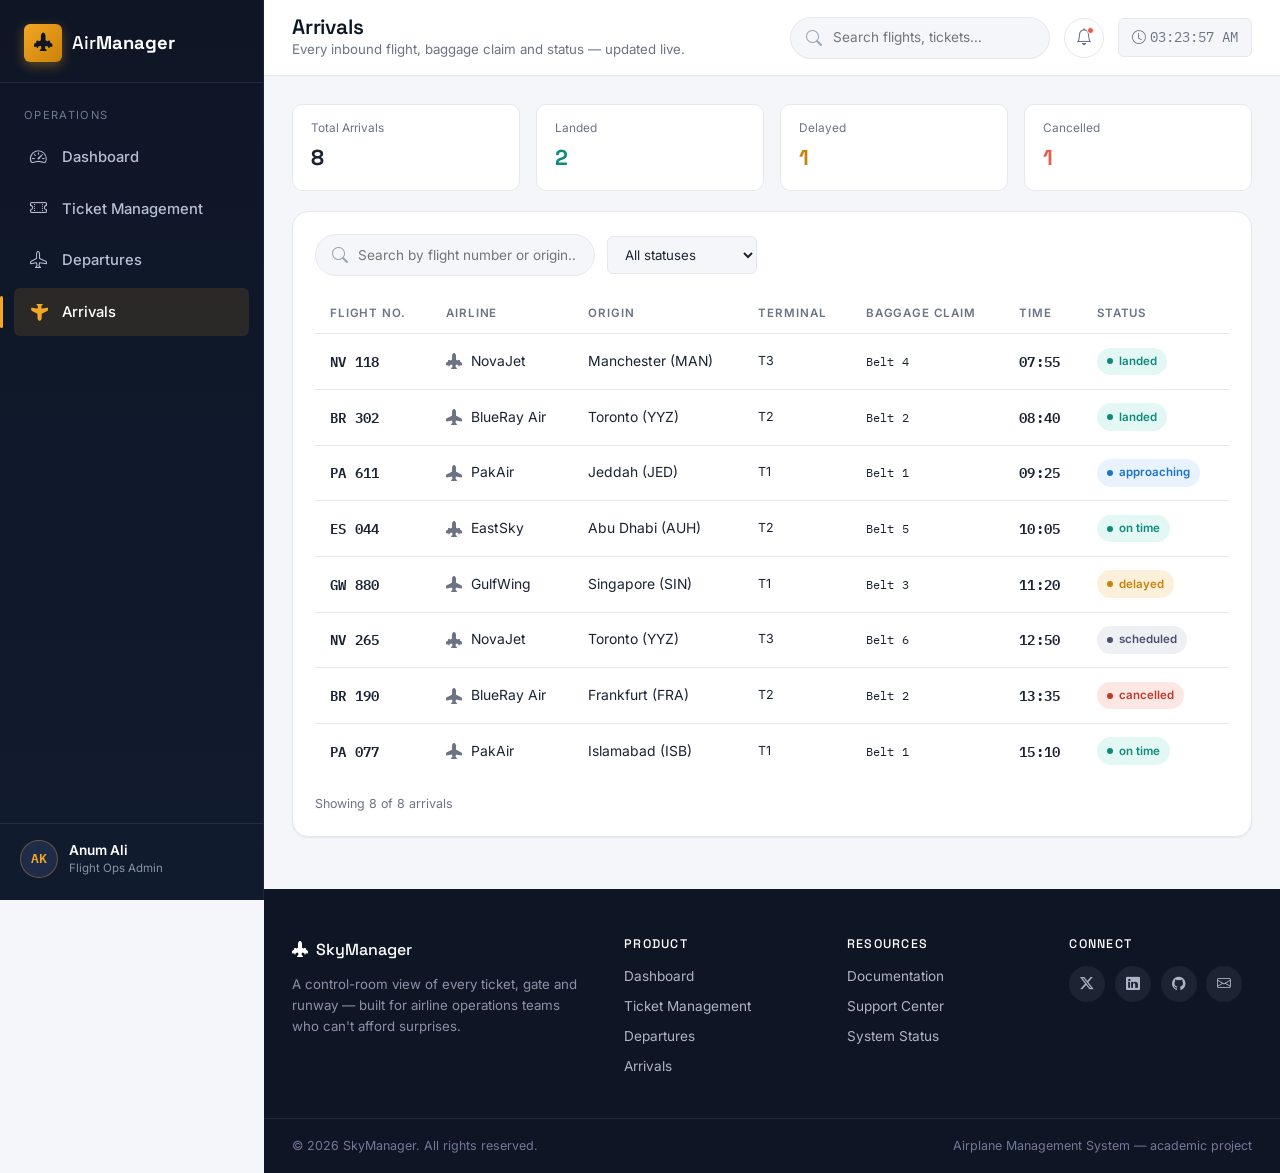
<file: arrivals.html>
<!DOCTYPE html>
<html lang="en">
<head>
<meta charset="UTF-8" />
<meta name="viewport" content="width=device-width, initial-scale=1.0" />
<title>Arrivals · AirManager</title>
<meta name="description" content="Live arrivals board — origins, baggage claims and status for every inbound flight." />
<link rel="icon" href="assets/favicon.svg" type="image/svg+xml" />

<link rel="preconnect" href="https://fonts.googleapis.com" />
<link href="https://fonts.googleapis.com/css2?family=Space+Grotesk:wght@500;600;700&family=Inter:wght@400;500;600;700&family=IBM+Plex+Mono:wght@400;500;600&display=swap" rel="stylesheet" />

<link href="https://cdn.jsdelivr.net/npm/bootstrap@5.3.3/dist/css/bootstrap.min.css" rel="stylesheet" />
<link href="https://cdn.jsdelivr.net/npm/bootstrap-icons@1.11.3/font/bootstrap-icons.css" rel="stylesheet" />
<link href="css/style.css" rel="stylesheet" />
</head>
<body>

<div class="app-shell">

  <aside class="sidebar" id="sidebar">
    <div class="sidebar-brand">
      <span class="brand-mark"><i class="bi bi-airplane-engines-fill"></i></span>
      <span class="brand-text">Air<strong>Manager</strong></span>
      <button class="sidebar-close ms-auto" id="sidebarCloseBtn" aria-label="Close menu"><i class="bi bi-x-lg"></i></button>
    </div>
    <nav class="sidebar-nav">
      <div class="sidebar-section-label">Operations</div>
      <a href="index.html" class="nav-link"><i class="bi bi-speedometer2"></i><span>Dashboard</span></a>
      <a href="tickets.html" class="nav-link"><i class="bi bi-ticket-perforated"></i><span>Ticket Management</span></a>
      <a href="departures.html" class="nav-link"><i class="bi bi-airplane"></i><span>Departures</span></a>
      <a href="arrivals.html" class="nav-link active"><i class="bi bi-airplane-fill" style="display:inline-block;transform:rotate(180deg)"></i><span>Arrivals</span></a>
    </nav>
    <div class="sidebar-footer">
      <div class="user-chip">
        <div class="avatar">AK</div>
        <div>
          <div class="user-name">Anum Ali</div>
          <div class="user-role">Flight Ops Admin</div>
        </div>
      </div>
    </div>
  </aside>
  <div class="sidebar-backdrop" id="sidebarBackdrop"></div>

  <div class="main-area">

    <header class="topbar">
      <button class="sidebar-toggle" id="sidebarToggle" aria-label="Open menu"><i class="bi bi-list"></i></button>
      <div class="topbar-title">
        <h1>Arrivals</h1>
        <p>Every inbound flight, baggage claim and status — updated live.</p>
      </div>
      <div class="topbar-actions">
        <div class="search-box">
          <i class="bi bi-search"></i>
          <input type="text" placeholder="Search flights, tickets…" aria-label="Search" />
        </div>
        <button class="icon-btn" aria-label="Notifications"><i class="bi bi-bell"></i><span class="dot"></span></button>
        <div class="topbar-clock" id="liveClock"></div>
      </div>
    </header>

    <main class="content">

      <div class="mini-stat-row">
        <div class="mini-stat">
          <div class="mini-label">Total Arrivals</div>
          <div class="mini-value" id="arrTotal">--</div>
        </div>
        <div class="mini-stat">
          <div class="mini-label">Landed</div>
          <div class="mini-value" style="color:#0e8a7c" id="arrLanded">--</div>
        </div>
        <div class="mini-stat">
          <div class="mini-label">Delayed</div>
          <div class="mini-value" style="color:var(--amber-dark)" id="arrDelayed">--</div>
        </div>
        <div class="mini-stat">
          <div class="mini-label">Cancelled</div>
          <div class="mini-value" style="color:var(--coral)" id="arrCancelled">--</div>
        </div>
      </div>

      <div class="section-card mb-4">

        <div class="toolbar">
          <div class="search-box">
            <i class="bi bi-search"></i>
            <input type="text" id="arrSearch" placeholder="Search by flight number or origin…" aria-label="Search arrivals" />
          </div>
          <select id="arrFilterStatus" aria-label="Filter by status">
            <option value="">All statuses</option>
            <option value="on time">On time</option>
            <option value="approaching">Approaching</option>
            <option value="scheduled">Scheduled</option>
            <option value="landed">Landed</option>
            <option value="delayed">Delayed</option>
            <option value="cancelled">Cancelled</option>
          </select>
        </div>

        <div class="table-responsive-wrap">
          <table class="data-table">
            <thead>
              <tr>
                <th>Flight No.</th>
                <th>Airline</th>
                <th>Origin</th>
                <th>Terminal</th>
                <th>Baggage Claim</th>
                <th>Time</th>
                <th>Status</th>
              </tr>
            </thead>
            <tbody id="arrivalsBody"></tbody>
          </table>
        </div>
        <div class="cell-sub mt-3" id="arrCount"></div>
      </div>

    </main>

    <footer class="app-footer">
      <div class="footer-grid">
        <div>
          <div class="brand-text small"><i class="bi bi-airplane-engines-fill"></i> SkyManager</div>
          <p>A control-room view of every ticket, gate and runway — built for airline operations teams who can't afford surprises.</p>
        </div>
        <div>
          <h6>Product</h6>
          <a href="index.html">Dashboard</a>
          <a href="tickets.html">Ticket Management</a>
          <a href="departures.html">Departures</a>
          <a href="arrivals.html">Arrivals</a>
        </div>
        <div>
          <h6>Resources</h6>
          <a href="#">Documentation</a>
          <a href="#">Support Center</a>
          <a href="#">System Status</a>
        </div>
        <div>
          <h6>Connect</h6>
          <div class="social-row">
            <a href="#" aria-label="X / Twitter"><i class="bi bi-twitter-x"></i></a>
            <a href="#" aria-label="LinkedIn"><i class="bi bi-linkedin"></i></a>
            <a href="#" aria-label="GitHub"><i class="bi bi-github"></i></a>
            <a href="#" aria-label="Email"><i class="bi bi-envelope"></i></a>
          </div>
        </div>
      </div>
      <div class="footer-bottom">
        <span>© 2026 SkyManager. All rights reserved.</span>
        <span>Airplane Management System — academic project</span>
      </div>
    </footer>

  </div>
</div>

<script src="https://cdn.jsdelivr.net/npm/bootstrap@5.3.3/dist/js/bootstrap.bundle.min.js"></script>
<script src="js/data.js"></script>
<script src="js/main.js"></script>
<script src="js/arrivals.js"></script>
</body>
</html>
</file>
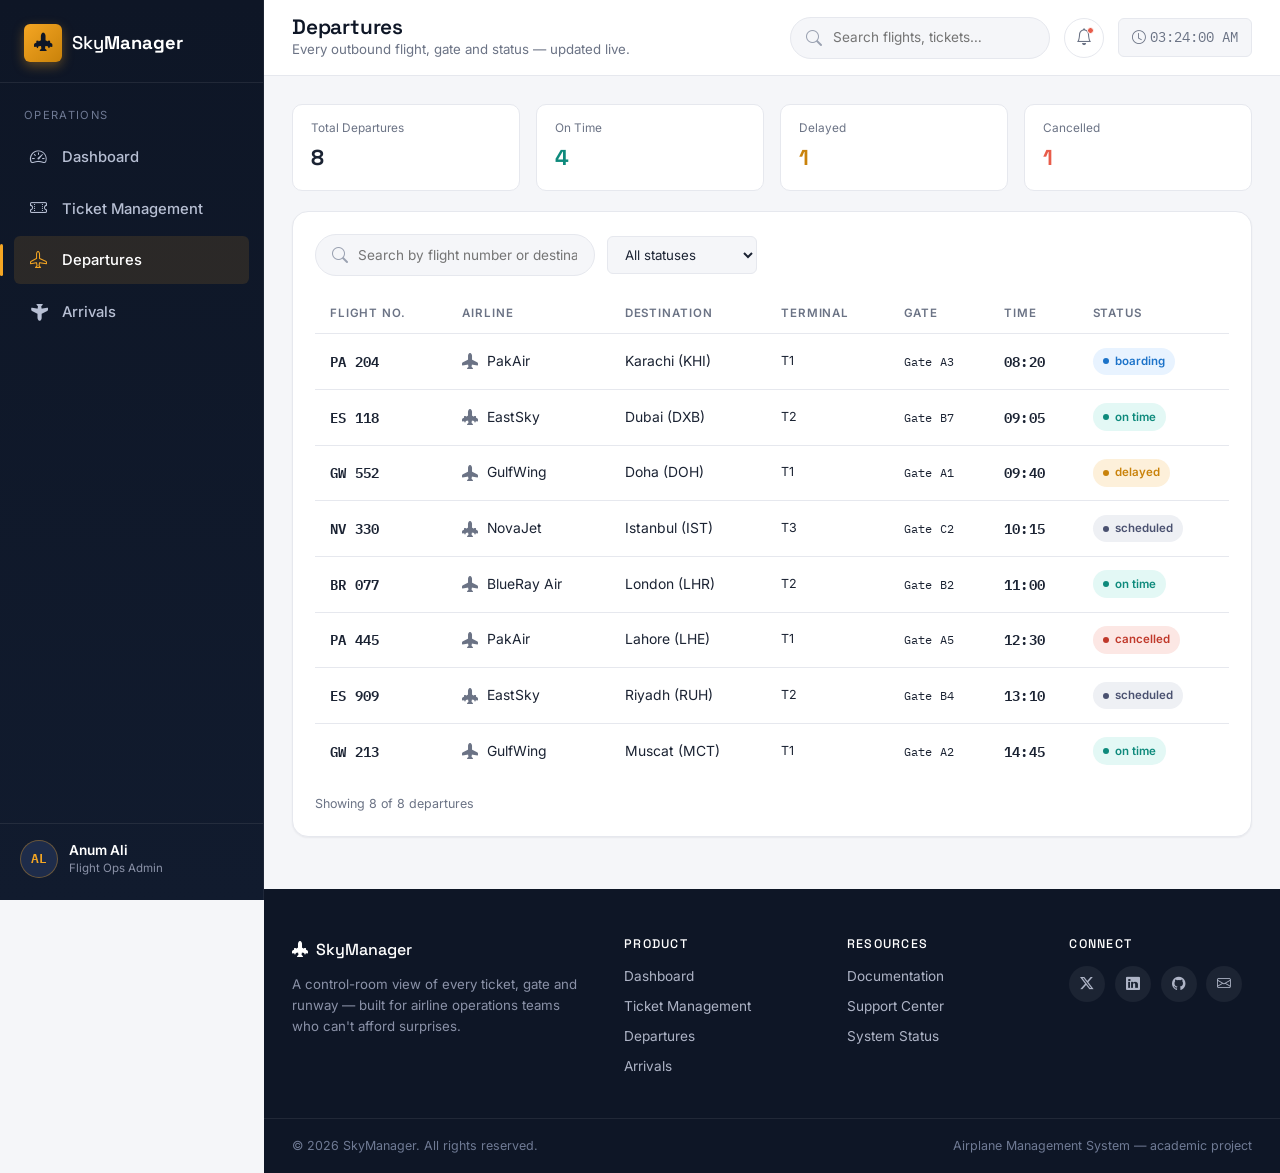
<file: departures.html>
<!DOCTYPE html>
<html lang="en">
<head>
<meta charset="UTF-8" />
<meta name="viewport" content="width=device-width, initial-scale=1.0" />
<title>Departures · AirManager</title>
<meta name="description" content="Live departures board — gates, scheduled times and status for every outbound flight." />
<link rel="icon" href="assets/favicon.svg" type="image/svg+xml" />

<link rel="preconnect" href="https://fonts.googleapis.com" />
<link href="https://fonts.googleapis.com/css2?family=Space+Grotesk:wght@500;600;700&family=Inter:wght@400;500;600;700&family=IBM+Plex+Mono:wght@400;500;600&display=swap" rel="stylesheet" />

<link href="https://cdn.jsdelivr.net/npm/bootstrap@5.3.3/dist/css/bootstrap.min.css" rel="stylesheet" />
<link href="https://cdn.jsdelivr.net/npm/bootstrap-icons@1.11.3/font/bootstrap-icons.css" rel="stylesheet" />
<link href="css/style.css" rel="stylesheet" />
</head>
<body>

<div class="app-shell">

  <aside class="sidebar" id="sidebar">
    <div class="sidebar-brand">
      <span class="brand-mark"><i class="bi bi-airplane-engines-fill"></i></span>
      <span class="brand-text">Sky<strong>Manager</strong></span>
      <button class="sidebar-close ms-auto" id="sidebarCloseBtn" aria-label="Close menu"><i class="bi bi-x-lg"></i></button>
    </div>
    <nav class="sidebar-nav">
      <div class="sidebar-section-label">Operations</div>
      <a href="index.html" class="nav-link"><i class="bi bi-speedometer2"></i><span>Dashboard</span></a>
      <a href="tickets.html" class="nav-link"><i class="bi bi-ticket-perforated"></i><span>Ticket Management</span></a>
      <a href="departures.html" class="nav-link active"><i class="bi bi-airplane"></i><span>Departures</span></a>
      <a href="arrivals.html" class="nav-link"><i class="bi bi-airplane-fill" style="display:inline-block;transform:rotate(180deg)"></i><span>Arrivals</span></a>
    </nav>
    <div class="sidebar-footer">
      <div class="user-chip">
        <div class="avatar">AL</div>
        <div>
          <div class="user-name">Anum Ali</div>
          <div class="user-role">Flight Ops Admin</div>
        </div>
      </div>
    </div>
  </aside>
  <div class="sidebar-backdrop" id="sidebarBackdrop"></div>

  <div class="main-area">

    <header class="topbar">
      <button class="sidebar-toggle" id="sidebarToggle" aria-label="Open menu"><i class="bi bi-list"></i></button>
      <div class="topbar-title">
        <h1>Departures</h1>
        <p>Every outbound flight, gate and status — updated live.</p>
      </div>
      <div class="topbar-actions">
        <div class="search-box">
          <i class="bi bi-search"></i>
          <input type="text" placeholder="Search flights, tickets…" aria-label="Search" />
        </div>
        <button class="icon-btn" aria-label="Notifications"><i class="bi bi-bell"></i><span class="dot"></span></button>
        <div class="topbar-clock" id="liveClock"></div>
      </div>
    </header>

    <main class="content">

      <div class="mini-stat-row">
        <div class="mini-stat">
          <div class="mini-label">Total Departures</div>
          <div class="mini-value" id="depTotal">--</div>
        </div>
        <div class="mini-stat">
          <div class="mini-label">On Time</div>
          <div class="mini-value" style="color:#0e8a7c" id="depOnTime">--</div>
        </div>
        <div class="mini-stat">
          <div class="mini-label">Delayed</div>
          <div class="mini-value" style="color:var(--amber-dark)" id="depDelayed">--</div>
        </div>
        <div class="mini-stat">
          <div class="mini-label">Cancelled</div>
          <div class="mini-value" style="color:var(--coral)" id="depCancelled">--</div>
        </div>
      </div>

      <div class="section-card mb-4">

        <div class="toolbar">
          <div class="search-box">
            <i class="bi bi-search"></i>
            <input type="text" id="depSearch" placeholder="Search by flight number or destination…" aria-label="Search departures" />
          </div>
          <select id="depFilterStatus" aria-label="Filter by status">
            <option value="">All statuses</option>
            <option value="on time">On time</option>
            <option value="boarding">Boarding</option>
            <option value="scheduled">Scheduled</option>
            <option value="delayed">Delayed</option>
            <option value="cancelled">Cancelled</option>
          </select>
        </div>

        <div class="table-responsive-wrap">
          <table class="data-table">
            <thead>
              <tr>
                <th>Flight No.</th>
                <th>Airline</th>
                <th>Destination</th>
                <th>Terminal</th>
                <th>Gate</th>
                <th>Time</th>
                <th>Status</th>
              </tr>
            </thead>
            <tbody id="departuresBody"></tbody>
          </table>
        </div>
        <div class="cell-sub mt-3" id="depCount"></div>
      </div>

    </main>

    <footer class="app-footer">
      <div class="footer-grid">
        <div>
          <div class="brand-text small"><i class="bi bi-airplane-engines-fill"></i> SkyManager</div>
          <p>A control-room view of every ticket, gate and runway — built for airline operations teams who can't afford surprises.</p>
        </div>
        <div>
          <h6>Product</h6>
          <a href="index.html">Dashboard</a>
          <a href="tickets.html">Ticket Management</a>
          <a href="departures.html">Departures</a>
          <a href="arrivals.html">Arrivals</a>
        </div>
        <div>
          <h6>Resources</h6>
          <a href="#">Documentation</a>
          <a href="#">Support Center</a>
          <a href="#">System Status</a>
        </div>
        <div>
          <h6>Connect</h6>
          <div class="social-row">
            <a href="#" aria-label="X / Twitter"><i class="bi bi-twitter-x"></i></a>
            <a href="#" aria-label="LinkedIn"><i class="bi bi-linkedin"></i></a>
            <a href="#" aria-label="GitHub"><i class="bi bi-github"></i></a>
            <a href="#" aria-label="Email"><i class="bi bi-envelope"></i></a>
          </div>
        </div>
      </div>
      <div class="footer-bottom">
        <span>© 2026 SkyManager. All rights reserved.</span>
        <span>Airplane Management System — academic project</span>
      </div>
    </footer>

  </div>
</div>

<script src="https://cdn.jsdelivr.net/npm/bootstrap@5.3.3/dist/js/bootstrap.bundle.min.js"></script>
<script src="js/data.js"></script>
<script src="js/main.js"></script>
<script src="js/departures.js"></script>
</body>
</html>
</file>
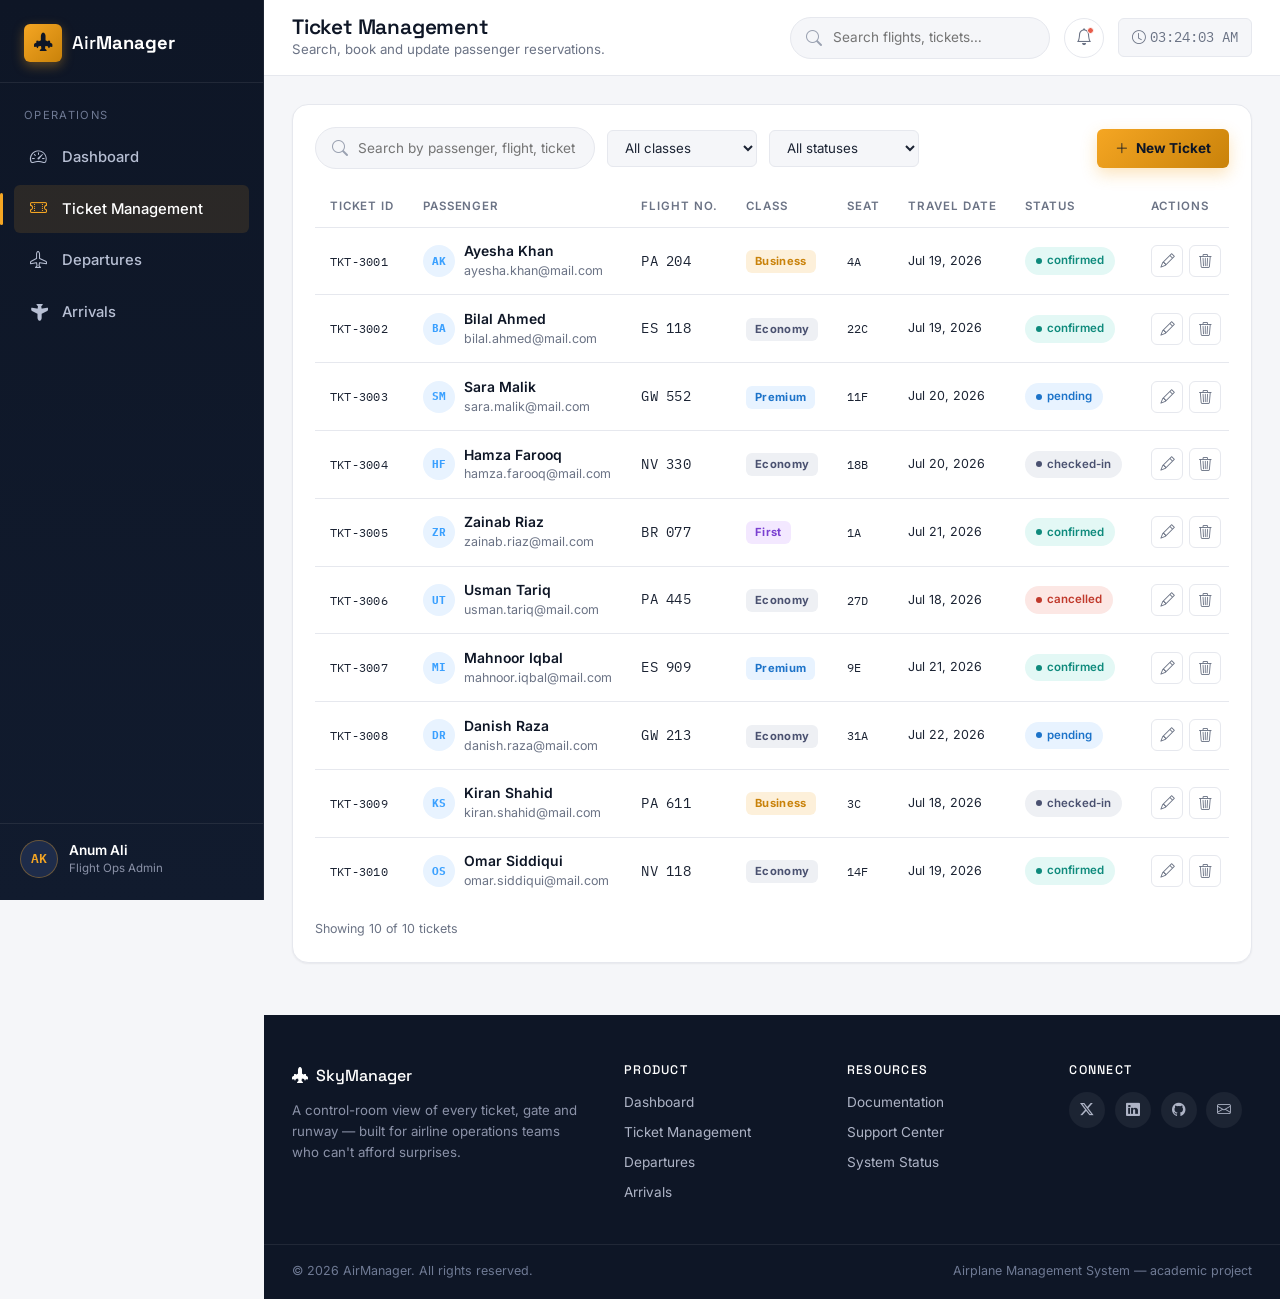
<file: tickets.html>
<!DOCTYPE html>
<html lang="en">
<head>
<meta charset="UTF-8" />
<meta name="viewport" content="width=device-width, initial-scale=1.0" />
<title>Ticket Management · AirManager</title>
<meta name="description" content="Manage passenger tickets — search, filter, book and update reservations." />
<link rel="icon" href="assets/favicon.svg" type="image/svg+xml" />

<link rel="preconnect" href="https://fonts.googleapis.com" />
<link href="https://fonts.googleapis.com/css2?family=Space+Grotesk:wght@500;600;700&family=Inter:wght@400;500;600;700&family=IBM+Plex+Mono:wght@400;500;600&display=swap" rel="stylesheet" />

<link href="https://cdn.jsdelivr.net/npm/bootstrap@5.3.3/dist/css/bootstrap.min.css" rel="stylesheet" />
<link href="https://cdn.jsdelivr.net/npm/bootstrap-icons@1.11.3/font/bootstrap-icons.css" rel="stylesheet" />
<link href="css/style.css" rel="stylesheet" />
</head>
<body>

<div class="app-shell">

  <aside class="sidebar" id="sidebar">
    <div class="sidebar-brand">
      <span class="brand-mark"><i class="bi bi-airplane-engines-fill"></i></span>
      <span class="brand-text">Air<strong>Manager</strong></span>
      <button class="sidebar-close ms-auto" id="sidebarCloseBtn" aria-label="Close menu"><i class="bi bi-x-lg"></i></button>
    </div>
    <nav class="sidebar-nav">
      <div class="sidebar-section-label">Operations</div>
      <a href="index.html" class="nav-link"><i class="bi bi-speedometer2"></i><span>Dashboard</span></a>
      <a href="tickets.html" class="nav-link active"><i class="bi bi-ticket-perforated"></i><span>Ticket Management</span></a>
      <a href="departures.html" class="nav-link"><i class="bi bi-airplane"></i><span>Departures</span></a>
      <a href="arrivals.html" class="nav-link"><i class="bi bi-airplane-fill" style="display:inline-block;transform:rotate(180deg)"></i><span>Arrivals</span></a>
    </nav>
    <div class="sidebar-footer">
      <div class="user-chip">
        <div class="avatar">AK</div>
        <div>
          <div class="user-name">Anum Ali</div>
          <div class="user-role">Flight Ops Admin</div>
        </div>
      </div>
    </div>
  </aside>
  <div class="sidebar-backdrop" id="sidebarBackdrop"></div>

  <div class="main-area">

    <header class="topbar">
      <button class="sidebar-toggle" id="sidebarToggle" aria-label="Open menu"><i class="bi bi-list"></i></button>
      <div class="topbar-title">
        <h1>Ticket Management</h1>
        <p>Search, book and update passenger reservations.</p>
      </div>
      <div class="topbar-actions">
        <div class="search-box">
          <i class="bi bi-search"></i>
          <input type="text" placeholder="Search flights, tickets…" aria-label="Search" />
        </div>
        <button class="icon-btn" aria-label="Notifications"><i class="bi bi-bell"></i><span class="dot"></span></button>
        <div class="topbar-clock" id="liveClock"></div>
      </div>
    </header>

    <main class="content">

      <div class="section-card mb-4">

        <div class="toolbar">
          <div class="search-box">
            <i class="bi bi-search"></i>
            <input type="text" id="ticketSearch" placeholder="Search by passenger, flight, ticket ID…" aria-label="Search tickets" />
          </div>
          <select id="filterClass" aria-label="Filter by class">
            <option value="">All classes</option>
            <option value="economy">Economy</option>
            <option value="premium">Premium</option>
            <option value="business">Business</option>
            <option value="first">First</option>
          </select>
          <select id="filterStatus" aria-label="Filter by status">
            <option value="">All statuses</option>
            <option value="confirmed">Confirmed</option>
            <option value="pending">Pending</option>
            <option value="checked-in">Checked-in</option>
            <option value="cancelled">Cancelled</option>
          </select>
          <button class="btn-amber" data-bs-toggle="modal" data-bs-target="#ticketModal" id="newTicketBtn">
            <i class="bi bi-plus-lg"></i><span class="btn-text">New Ticket</span>
          </button>
        </div>

        <div class="table-responsive-wrap">
          <table class="data-table">
            <thead>
              <tr>
                <th>Ticket ID</th>
                <th>Passenger</th>
                <th>Flight No.</th>
                <th>Class</th>
                <th>Seat</th>
                <th>Travel Date</th>
                <th>Status</th>
                <th>Actions</th>
              </tr>
            </thead>
            <tbody id="ticketsBody"></tbody>
          </table>
        </div>
        <div class="cell-sub mt-3" id="ticketCount"></div>
      </div>

    </main>

    <footer class="app-footer">
      <div class="footer-grid">
        <div>
          <div class="brand-text small"><i class="bi bi-airplane-engines-fill"></i> SkyManager</div>
          <p>A control-room view of every ticket, gate and runway — built for airline operations teams who can't afford surprises.</p>
        </div>
        <div>
          <h6>Product</h6>
          <a href="index.html">Dashboard</a>
          <a href="tickets.html">Ticket Management</a>
          <a href="departures.html">Departures</a>
          <a href="arrivals.html">Arrivals</a>
        </div>
        <div>
          <h6>Resources</h6>
          <a href="#">Documentation</a>
          <a href="#">Support Center</a>
          <a href="#">System Status</a>
        </div>
        <div>
          <h6>Connect</h6>
          <div class="social-row">
            <a href="#" aria-label="X / Twitter"><i class="bi bi-twitter-x"></i></a>
            <a href="#" aria-label="LinkedIn"><i class="bi bi-linkedin"></i></a>
            <a href="#" aria-label="GitHub"><i class="bi bi-github"></i></a>
            <a href="#" aria-label="Email"><i class="bi bi-envelope"></i></a>
          </div>
        </div>
      </div>
      <div class="footer-bottom">
        <span>© 2026 AirManager. All rights reserved.</span>
        <span>Airplane Management System — academic project</span>
      </div>
    </footer>

  </div>
</div>

<!-- ============================= Ticket modal ============================= -->
<div class="modal fade" id="ticketModal" tabindex="-1" aria-labelledby="ticketModalLabel" aria-hidden="true">
  <div class="modal-dialog modal-dialog-centered">
    <div class="modal-content">
      <div class="modal-header">
        <h5 class="modal-title" id="ticketModalLabel">New Ticket</h5>
        <button type="button" class="btn-close" data-bs-dismiss="modal" aria-label="Close"></button>
      </div>
      <form id="ticketForm">
        <div class="modal-body">
          <input type="hidden" id="ticketId" />
          <div class="row g-3">
            <div class="col-12">
              <label class="form-label" for="passengerName">Passenger name</label>
              <input type="text" class="form-control" id="passengerName" placeholder="e.g. Ahmed Raza" required />
            </div>
            <div class="col-12">
              <label class="form-label" for="passengerEmail">Email</label>
              <input type="email" class="form-control" id="passengerEmail" placeholder="name@example.com" required />
            </div>
            <div class="col-6">
              <label class="form-label" for="flightNo">Flight number</label>
              <input type="text" class="form-control mono" id="flightNo" placeholder="e.g. PA 204" required />
            </div>
            <div class="col-6">
              <label class="form-label" for="seat">Seat</label>
              <input type="text" class="form-control mono" id="seat" placeholder="e.g. 12A" required />
            </div>
            <div class="col-6">
              <label class="form-label" for="cls">Class</label>
              <select class="form-select" id="cls" required>
                <option value="economy">Economy</option>
                <option value="premium">Premium</option>
                <option value="business">Business</option>
                <option value="first">First</option>
              </select>
            </div>
            <div class="col-6">
              <label class="form-label" for="travelDate">Travel date</label>
              <input type="date" class="form-control" id="travelDate" required />
            </div>
            <div class="col-12">
              <label class="form-label" for="status">Status</label>
              <select class="form-select" id="status" required>
                <option value="pending">Pending</option>
                <option value="confirmed">Confirmed</option>
                <option value="checked-in">Checked-in</option>
                <option value="cancelled">Cancelled</option>
              </select>
            </div>
          </div>
        </div>
        <div class="modal-footer">
          <button type="button" class="btn btn-light" data-bs-dismiss="modal">Cancel</button>
          <button type="submit" class="btn-amber"><i class="bi bi-check2"></i><span class="btn-text" id="ticketSubmitLabel">Save ticket</span></button>
        </div>
      </form>
    </div>
  </div>
</div>

<script src="https://cdn.jsdelivr.net/npm/bootstrap@5.3.3/dist/js/bootstrap.bundle.min.js"></script>
<script src="js/data.js"></script>
<script src="js/main.js"></script>
<script src="js/tickets.js"></script>
</body>
</html>
</file>
<file: css/style.css>
/* =========================================================================
   SkyManager — Airplane Management System
   Design tokens + component styles
   ========================================================================= */

:root {
  /* Color */
  --ink-950: #0e1626;
  --ink-900: #111b2e;
  --ink-800: #16213a;
  --ink-700: #1e2c4a;
  --ink-600: #2a3b5e;

  --amber: #f5a623;
  --amber-dark: #c9820a;
  --amber-soft: #fdf0da;

  --teal: #17b8a6;
  --teal-soft: #e3f8f5;

  --coral: #e85c4a;
  --coral-soft: #fce7e4;

  --sky: #3aa0ff;
  --sky-soft: #e8f3ff;

  --slate-soft: #eef0f4;

  --bg: #f5f6f9;
  --surface: #ffffff;
  --border: #e6e8ee;
  --text: #1b2333;
  --text-muted: #6b7385;
  --text-faint: #9aa1b1;

  /* Shape */
  --radius-sm: 6px;
  --radius: 10px;
  --radius-lg: 16px;
  --shadow-sm: 0 1px 2px rgba(14, 22, 38, 0.06);
  --shadow-md: 0 10px 24px -8px rgba(14, 22, 38, 0.14);
  --shadow-lg: 0 20px 40px -12px rgba(14, 22, 38, 0.22);

  /* Type */
  --font-display: "Space Grotesk", "Segoe UI", sans-serif;
  --font-body: "Inter", "Segoe UI", sans-serif;
  --font-mono: "IBM Plex Mono", "Courier New", monospace;

  --sidebar-w: 264px;
  --sidebar-w-collapsed: 84px;
  --topbar-h: 76px;
}

* { box-sizing: border-box; }

html, body {
  height: 100%;
}

body {
  font-family: var(--font-body);
  background: var(--bg);
  color: var(--text);
  -webkit-font-smoothing: antialiased;
}

h1, h2, h3, h4, h5, h6 {
  font-family: var(--font-display);
  color: var(--ink-950);
  letter-spacing: -0.01em;
}

a { text-decoration: none; color: inherit; }
button { font-family: inherit; }

.mono { font-family: var(--font-mono); letter-spacing: 0.02em; }

/* Visible keyboard focus everywhere */
a:focus-visible,
button:focus-visible,
input:focus-visible,
select:focus-visible {
  outline: 2px solid var(--sky);
  outline-offset: 2px;
}

@media (prefers-reduced-motion: reduce) {
  * { animation-duration: 0.001ms !important; transition-duration: 0.001ms !important; }
}

/* =========================================================================
   App shell
   ========================================================================= */

.app-shell {
  display: flex;
  min-height: 100vh;
}

/* -------------------------------- Sidebar ------------------------------ */

.sidebar {
  width: var(--sidebar-w);
  flex-shrink: 0;
  background: linear-gradient(180deg, var(--ink-950) 0%, var(--ink-900) 100%);
  color: #cfd6e6;
  display: flex;
  flex-direction: column;
  position: fixed;
  top: 0;
  left: 0;
  height: 100vh;
  z-index: 1040;
  transition: transform 0.25s ease;
  border-right: 1px solid rgba(255, 255, 255, 0.06);
}

.sidebar-brand {
  display: flex;
  align-items: center;
  gap: 0.65rem;
  padding: 1.5rem 1.5rem 1.25rem;
  border-bottom: 1px solid rgba(255, 255, 255, 0.08);
}

.brand-mark {
  width: 38px;
  height: 38px;
  border-radius: var(--radius-sm);
  background: linear-gradient(135deg, var(--amber) 0%, var(--amber-dark) 100%);
  display: flex;
  align-items: center;
  justify-content: center;
  color: var(--ink-950);
  font-size: 1.15rem;
  flex-shrink: 0;
  box-shadow: 0 4px 12px rgba(245, 166, 35, 0.35);
}

.brand-text {
  font-family: var(--font-display);
  font-size: 1.15rem;
  color: #fff;
  font-weight: 500;
}

.brand-text strong { font-weight: 700; }
.brand-text.small { font-size: 1rem; display: inline-flex; gap: 0.5rem; align-items: center; }

.sidebar-nav {
  flex: 1;
  padding: 1.25rem 0.9rem;
  overflow-y: auto;
}

.sidebar-section-label {
  font-size: 0.7rem;
  text-transform: uppercase;
  letter-spacing: 0.12em;
  color: #6f7a94;
  padding: 0 0.6rem;
  margin: 0.25rem 0 0.6rem;
}

.sidebar .nav-link {
  display: flex;
  align-items: center;
  gap: 0.85rem;
  padding: 0.72rem 0.9rem;
  border-radius: var(--radius-sm);
  color: #b7bfd3;
  font-size: 0.925rem;
  font-weight: 500;
  margin-bottom: 0.2rem;
  transition: background 0.15s ease, color 0.15s ease;
  position: relative;
}

.sidebar .nav-link i { font-size: 1.05rem; width: 20px; text-align: center; }

.sidebar .nav-link:hover {
  background: rgba(255, 255, 255, 0.06);
  color: #fff;
}

.sidebar .nav-link.active {
  background: rgba(245, 166, 35, 0.12);
  color: #fff;
}

.sidebar .nav-link.active::before {
  content: "";
  position: absolute;
  left: -0.9rem;
  top: 8px;
  bottom: 8px;
  width: 3px;
  border-radius: 2px;
  background: var(--amber);
}

.sidebar .nav-link.active i { color: var(--amber); }

.nav-badge {
  margin-left: auto;
  font-size: 0.68rem;
  font-family: var(--font-mono);
  background: rgba(255, 255, 255, 0.1);
  color: #cfd6e6;
  padding: 0.1rem 0.45rem;
  border-radius: 999px;
}

.sidebar-footer {
  padding: 1rem 1.25rem 1.4rem;
  border-top: 1px solid rgba(255, 255, 255, 0.08);
}

.user-chip { display: flex; align-items: center; gap: 0.7rem; }

.avatar {
  width: 38px;
  height: 38px;
  border-radius: 50%;
  background: var(--ink-700);
  color: var(--amber);
  display: flex;
  align-items: center;
  justify-content: center;
  font-family: var(--font-mono);
  font-size: 0.8rem;
  font-weight: 600;
  flex-shrink: 0;
  border: 1px solid rgba(245, 166, 35, 0.35);
}

.user-name { font-size: 0.85rem; color: #fff; font-weight: 600; }
.user-role { font-size: 0.72rem; color: #8b92a8; }

.sidebar-close { display: none; }

.sidebar-backdrop {
  display: none;
  position: fixed;
  inset: 0;
  background: rgba(14, 22, 38, 0.55);
  z-index: 1030;
}

/* -------------------------------- Main area ----------------------------- */

.main-area {
  margin-left: var(--sidebar-w);
  flex: 1;
  min-width: 0;
  display: flex;
  flex-direction: column;
}

.topbar {
  height: var(--topbar-h);
  background: var(--surface);
  border-bottom: 1px solid var(--border);
  display: flex;
  align-items: center;
  gap: 1.25rem;
  padding: 0 1.75rem;
  position: sticky;
  top: 0;
  z-index: 1010;
}

.sidebar-toggle {
  display: none;
  border: 1px solid var(--border);
  background: var(--surface);
  border-radius: var(--radius-sm);
  width: 40px;
  height: 40px;
  align-items: center;
  justify-content: center;
  font-size: 1.2rem;
  color: var(--text);
  flex-shrink: 0;
}

.topbar-title h1 {
  font-size: 1.3rem;
  margin: 0;
  font-weight: 600;
}

.topbar-title p {
  margin: 0;
  font-size: 0.83rem;
  color: var(--text-muted);
}

.topbar-actions {
  margin-left: auto;
  display: flex;
  align-items: center;
  gap: 0.9rem;
}

.search-box {
  display: flex;
  align-items: center;
  gap: 0.55rem;
  background: var(--bg);
  border: 1px solid var(--border);
  border-radius: 999px;
  padding: 0.5rem 0.95rem;
  width: 260px;
}

.search-box i { color: var(--text-faint); }

.search-box input {
  border: none;
  background: transparent;
  outline: none;
  font-size: 0.85rem;
  width: 100%;
  color: var(--text);
}

.icon-btn {
  position: relative;
  width: 40px;
  height: 40px;
  border-radius: 50%;
  border: 1px solid var(--border);
  background: var(--surface);
  display: flex;
  align-items: center;
  justify-content: center;
  color: var(--text-muted);
  font-size: 1.05rem;
  flex-shrink: 0;
}

.icon-btn .dot {
  position: absolute;
  top: 8px;
  right: 9px;
  width: 7px;
  height: 7px;
  border-radius: 50%;
  background: var(--coral);
  border: 1.5px solid var(--surface);
}

.topbar-clock {
  font-family: var(--font-mono);
  font-size: 0.85rem;
  color: var(--text-muted);
  background: var(--bg);
  border: 1px solid var(--border);
  padding: 0.5rem 0.8rem;
  border-radius: var(--radius-sm);
  white-space: nowrap;
}

.content {
  padding: 1.75rem;
  flex: 1;
}

/* =========================================================================
   Cards & stats
   ========================================================================= */

.card-plain {
  background: var(--surface);
  border: 1px solid var(--border);
  border-radius: var(--radius-lg);
  box-shadow: var(--shadow-sm);
}

.stat-card {
  background: var(--surface);
  border: 1px solid var(--border);
  border-radius: var(--radius-lg);
  padding: 1.25rem 1.35rem;
  box-shadow: var(--shadow-sm);
  display: flex;
  align-items: flex-start;
  justify-content: space-between;
  gap: 1rem;
  height: 100%;
  transition: transform 0.15s ease, box-shadow 0.15s ease;
}

.stat-card:hover {
  transform: translateY(-2px);
  box-shadow: var(--shadow-md);
}

.stat-card .stat-label {
  font-size: 0.78rem;
  color: var(--text-muted);
  font-weight: 500;
  margin-bottom: 0.4rem;
}

.stat-card .stat-value {
  font-family: var(--font-display);
  font-size: 1.85rem;
  font-weight: 700;
  color: var(--ink-950);
  line-height: 1;
}

.stat-card .stat-trend {
  font-size: 0.76rem;
  margin-top: 0.55rem;
  display: inline-flex;
  align-items: center;
  gap: 0.3rem;
  font-weight: 600;
}

.stat-trend.up { color: var(--teal); }
.stat-trend.down { color: var(--coral); }
.stat-trend.flat { color: var(--text-muted); }

.stat-icon {
  width: 46px;
  height: 46px;
  border-radius: var(--radius);
  display: flex;
  align-items: center;
  justify-content: center;
  font-size: 1.25rem;
  flex-shrink: 0;
}

.stat-icon.amber { background: var(--amber-soft); color: var(--amber-dark); }
.stat-icon.teal { background: var(--teal-soft); color: var(--teal); }
.stat-icon.sky { background: var(--sky-soft); color: var(--sky); }
.stat-icon.coral { background: var(--coral-soft); color: var(--coral); }

.section-card {
  background: var(--surface);
  border: 1px solid var(--border);
  border-radius: var(--radius-lg);
  box-shadow: var(--shadow-sm);
  padding: 1.4rem;
}

.section-card-head {
  display: flex;
  align-items: center;
  justify-content: space-between;
  gap: 1rem;
  margin-bottom: 1.1rem;
}

.section-card-head h2 {
  font-size: 1.05rem;
  font-weight: 600;
  margin: 0;
}

.section-card-head p {
  margin: 0.15rem 0 0;
  font-size: 0.8rem;
  color: var(--text-muted);
}

.link-more {
  font-size: 0.82rem;
  font-weight: 600;
  color: var(--sky);
  display: inline-flex;
  align-items: center;
  gap: 0.3rem;
}

/* =========================================================================
   Flap board — signature element (split-flap departure board)
   ========================================================================= */

.flap-board {
  background: var(--ink-950);
  border-radius: var(--radius-lg);
  padding: 1.1rem 1.1rem 0.4rem;
  box-shadow: var(--shadow-md);
  overflow-x: auto;
}

.flap-board-head {
  display: flex;
  align-items: center;
  justify-content: space-between;
  padding: 0 0.35rem 0.9rem;
}

.flap-board-head h2 {
  color: #fff;
  font-size: 1.02rem;
  margin: 0;
  display: flex;
  align-items: center;
  gap: 0.5rem;
}

.flap-board-head .live-dot {
  width: 8px;
  height: 8px;
  border-radius: 50%;
  background: var(--teal);
  box-shadow: 0 0 0 3px rgba(23, 184, 166, 0.25);
  display: inline-block;
}

.flap-board-head span.updated {
  color: #7f889f;
  font-size: 0.75rem;
  font-family: var(--font-mono);
}

.flap-row {
  display: grid;
  grid-template-columns: 90px 56px 1.6fr 90px 100px 130px;
  gap: 0.75rem;
  align-items: center;
  padding: 0.65rem 0.35rem;
  border-top: 1px solid rgba(255, 255, 255, 0.07);
  min-width: 640px;
}

.flap-row.flap-header {
  border-top: none;
  color: #6f7a94;
  font-size: 0.68rem;
  text-transform: uppercase;
  letter-spacing: 0.1em;
  padding-bottom: 0.5rem;
}

.flap-cell {
  font-family: var(--font-mono);
  color: var(--amber);
  font-size: 0.86rem;
  letter-spacing: 0.04em;
}

.flap-cell.dim { color: #b9c0d4; }
.flap-cell .flight-type-icon { color: #6f7a94; margin-right: 0.3rem; }

.flap-status {
  font-family: var(--font-mono);
  font-size: 0.72rem;
  padding: 0.24rem 0.55rem;
  border-radius: 4px;
  display: inline-block;
  text-transform: uppercase;
  letter-spacing: 0.06em;
  width: fit-content;
}

/* =========================================================================
   Tables
   ========================================================================= */

.table-responsive-wrap { overflow-x: auto; }

table.data-table {
  width: 100%;
  border-collapse: collapse;
  font-size: 0.87rem;
}

table.data-table thead th {
  text-align: left;
  font-size: 0.72rem;
  text-transform: uppercase;
  letter-spacing: 0.08em;
  color: var(--text-muted);
  font-weight: 600;
  padding: 0.7rem 0.9rem;
  border-bottom: 1px solid var(--border);
  white-space: nowrap;
}

table.data-table tbody td {
  padding: 0.85rem 0.9rem;
  border-bottom: 1px solid var(--border);
  vertical-align: middle;
  color: var(--text);
}

table.data-table tbody tr:last-child td { border-bottom: none; }
table.data-table tbody tr:hover { background: var(--bg); }

.cell-primary { font-weight: 600; color: var(--ink-950); }
.cell-sub { font-size: 0.78rem; color: var(--text-muted); }

.row-avatar {
  width: 32px;
  height: 32px;
  border-radius: 50%;
  background: var(--sky-soft);
  color: var(--sky);
  display: inline-flex;
  align-items: center;
  justify-content: center;
  font-size: 0.7rem;
  font-weight: 700;
  font-family: var(--font-mono);
  margin-right: 0.6rem;
  flex-shrink: 0;
}

.passenger-cell { display: flex; align-items: center; }

.airline-cell { display: flex; align-items: center; gap: 0.55rem; }
.airline-cell i { font-size: 1rem; color: var(--text-muted); }

/* Badges */
.badge-status {
  display: inline-flex;
  align-items: center;
  gap: 0.35rem;
  font-size: 0.72rem;
  font-weight: 600;
  padding: 0.32rem 0.65rem;
  border-radius: 999px;
  white-space: nowrap;
}

.badge-status::before {
  content: "";
  width: 6px;
  height: 6px;
  border-radius: 50%;
  background: currentColor;
}

.badge-ontime, .badge-confirmed, .badge-landed, .badge-active { background: var(--teal-soft); color: #0e8a7c; }
.badge-boarding, .badge-approaching, .badge-pending { background: var(--sky-soft); color: #1c73c9; }
.badge-delayed { background: var(--amber-soft); color: var(--amber-dark); }
.badge-cancelled, .badge-critical { background: var(--coral-soft); color: #c0392b; }
.badge-scheduled, .badge-departed, .badge-checkedin { background: var(--slate-soft); color: #4a5170; }

.badge-class {
  font-size: 0.7rem;
  font-weight: 700;
  padding: 0.28rem 0.55rem;
  border-radius: var(--radius-sm);
  letter-spacing: 0.03em;
}

.badge-class.economy { background: var(--slate-soft); color: #4a5170; }
.badge-class.premium { background: var(--sky-soft); color: #1c73c9; }
.badge-class.business { background: var(--amber-soft); color: var(--amber-dark); }
.badge-class.first { background: #f3e8ff; color: #7a3fd1; }

.row-actions { display: flex; gap: 0.4rem; }

.action-btn {
  width: 32px;
  height: 32px;
  border-radius: var(--radius-sm);
  border: 1px solid var(--border);
  background: var(--surface);
  color: var(--text-muted);
  display: inline-flex;
  align-items: center;
  justify-content: center;
  font-size: 0.9rem;
  transition: all 0.15s ease;
}

.action-btn:hover { background: var(--bg); color: var(--text); }
.action-btn.danger:hover { background: var(--coral-soft); color: var(--coral); border-color: transparent; }
.action-btn.edit:hover { background: var(--sky-soft); color: var(--sky); border-color: transparent; }

.empty-row td {
  text-align: center;
  padding: 2.5rem 1rem !important;
  color: var(--text-muted);
}

/* =========================================================================
   Toolbar (filters)
   ========================================================================= */

.toolbar {
  display: flex;
  flex-wrap: wrap;
  gap: 0.75rem;
  align-items: center;
  margin-bottom: 1.1rem;
}

.toolbar .search-box { width: 280px; }

.toolbar select {
  border: 1px solid var(--border);
  background: var(--bg);
  border-radius: var(--radius-sm);
  padding: 0.55rem 0.8rem;
  font-size: 0.83rem;
  color: var(--text);
  min-width: 150px;
}

.btn-amber {
  background: linear-gradient(135deg, var(--amber) 0%, var(--amber-dark) 100%);
  color: var(--ink-950);
  border: none;
  border-radius: var(--radius-sm);
  padding: 0.6rem 1.1rem;
  font-weight: 700;
  font-size: 0.85rem;
  display: inline-flex;
  align-items: center;
  gap: 0.45rem;
  box-shadow: 0 6px 16px rgba(245, 166, 35, 0.3);
  margin-left: auto;
}

.btn-amber:hover { filter: brightness(1.04); }

.mini-stat-row { display: grid; grid-template-columns: repeat(4, 1fr); gap: 1rem; margin-bottom: 1.25rem; }

.mini-stat {
  background: var(--surface);
  border: 1px solid var(--border);
  border-radius: var(--radius);
  padding: 0.95rem 1.1rem;
}

.mini-stat .mini-label { font-size: 0.74rem; color: var(--text-muted); margin-bottom: 0.25rem; }
.mini-stat .mini-value { font-family: var(--font-display); font-size: 1.35rem; font-weight: 700; }

/* =========================================================================
   Modal tweaks
   ========================================================================= */

.modal-content { border-radius: var(--radius-lg); border: none; }
.modal-header { border-bottom: 1px solid var(--border); padding: 1.2rem 1.4rem; }
.modal-header .modal-title { font-family: var(--font-display); font-weight: 600; }
.modal-body { padding: 1.4rem; }
.modal-footer { border-top: 1px solid var(--border); padding: 1rem 1.4rem; }

.form-label { font-size: 0.8rem; font-weight: 600; color: var(--text); margin-bottom: 0.35rem; }
.form-control, .form-select {
  border-radius: var(--radius-sm);
  border: 1px solid var(--border);
  padding: 0.55rem 0.8rem;
  font-size: 0.87rem;
}
.form-control:focus, .form-select:focus {
  border-color: var(--sky);
  box-shadow: 0 0 0 3px var(--sky-soft);
}

/* =========================================================================
   Charts card
   ========================================================================= */

.chart-wrap { position: relative; height: 240px; }
.legend-row { display: flex; gap: 1.2rem; margin-top: 1rem; flex-wrap: wrap; }
.legend-item { display: flex; align-items: center; gap: 0.45rem; font-size: 0.8rem; color: var(--text-muted); }
.legend-swatch { width: 10px; height: 10px; border-radius: 3px; }

/* =========================================================================
   Footer
   ========================================================================= */

.app-footer {
  background: var(--ink-950);
  color: #aeb4c6;
  margin-top: auto;
}

.footer-grid {
  max-width: 1180px;
  margin: 0 auto;
  padding: 3rem 1.75rem 2rem;
  display: grid;
  grid-template-columns: 1.6fr 1fr 1fr 1fr;
  gap: 2.5rem;
}

.footer-grid p { font-size: 0.83rem; line-height: 1.6; color: #8b92a8; margin-top: 0.75rem; }

.footer-grid h6 {
  color: #fff;
  font-size: 0.78rem;
  text-transform: uppercase;
  letter-spacing: 0.1em;
  margin-bottom: 0.9rem;
}

.footer-grid a {
  display: block;
  font-size: 0.85rem;
  color: #aeb4c6;
  margin-bottom: 0.6rem;
  transition: color 0.15s ease;
}

.footer-grid a:hover { color: var(--amber); }

.social-row { display: flex; gap: 0.6rem; margin-top: 0.2rem; }

.social-row a {
  width: 36px;
  height: 36px;
  border-radius: 50%;
  background: rgba(255, 255, 255, 0.06);
  display: flex;
  align-items: center;
  justify-content: center;
  margin-bottom: 0;
}

.social-row a:hover { background: var(--amber); color: var(--ink-950); }

.footer-bottom {
  border-top: 1px solid rgba(255, 255, 255, 0.08);
  padding: 1.1rem 1.75rem;
  display: flex;
  justify-content: space-between;
  flex-wrap: wrap;
  gap: 0.5rem;
  font-size: 0.78rem;
  color: #6f7a94;
  max-width: 1180px;
  margin: 0 auto;
}

/* =========================================================================
   Responsive
   ========================================================================= */

@media (max-width: 1100px) {
  .mini-stat-row { grid-template-columns: repeat(2, 1fr); }
  .footer-grid { grid-template-columns: 1fr 1fr; }
}

@media (max-width: 991px) {
  .sidebar {
    transform: translateX(-100%);
    width: 270px;
  }
  .sidebar.show { transform: translateX(0); box-shadow: var(--shadow-lg); }
  .sidebar-backdrop.show { display: block; }
  .sidebar-close { display: block; margin-left: auto; background: none; border: none; color: #aeb4c6; font-size: 1.3rem; }
  .main-area { margin-left: 0; }
  .sidebar-toggle { display: inline-flex; }
  .search-box { width: 190px; }
}

@media (max-width: 768px) {
  .content { padding: 1.1rem; }
  .topbar { padding: 0 1.1rem; gap: 0.8rem; }
  .topbar-title p { display: none; }
  .search-box { display: none; }
  .topbar-clock { display: none; }
  .footer-grid { grid-template-columns: 1fr 1fr; padding: 2.2rem 1.25rem 1.5rem; }
  .btn-amber span.btn-text { display: none; }
  .mini-stat-row { grid-template-columns: 1fr 1fr; }
}

@media (max-width: 560px) {
  .footer-grid { grid-template-columns: 1fr; }
  .flap-row { grid-template-columns: 80px 46px 1.4fr 76px 90px 110px; }
}
</file>
